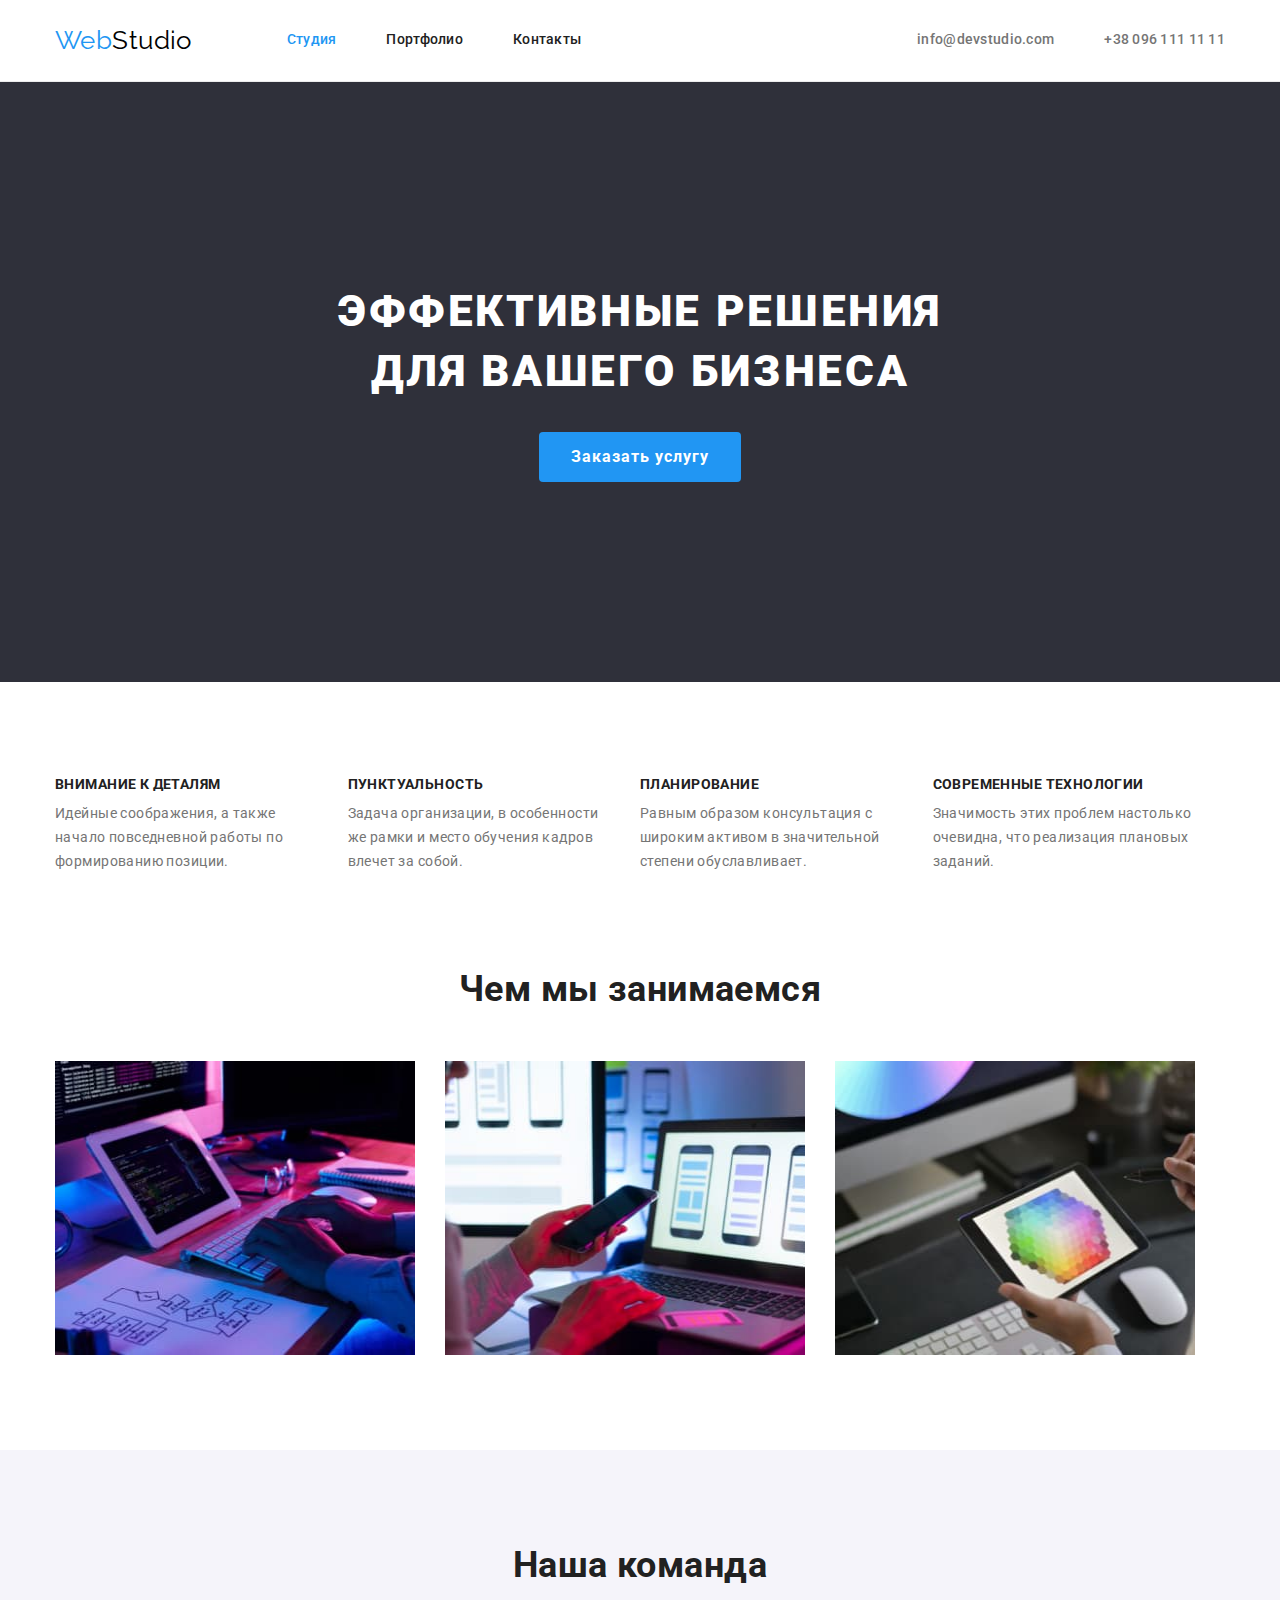
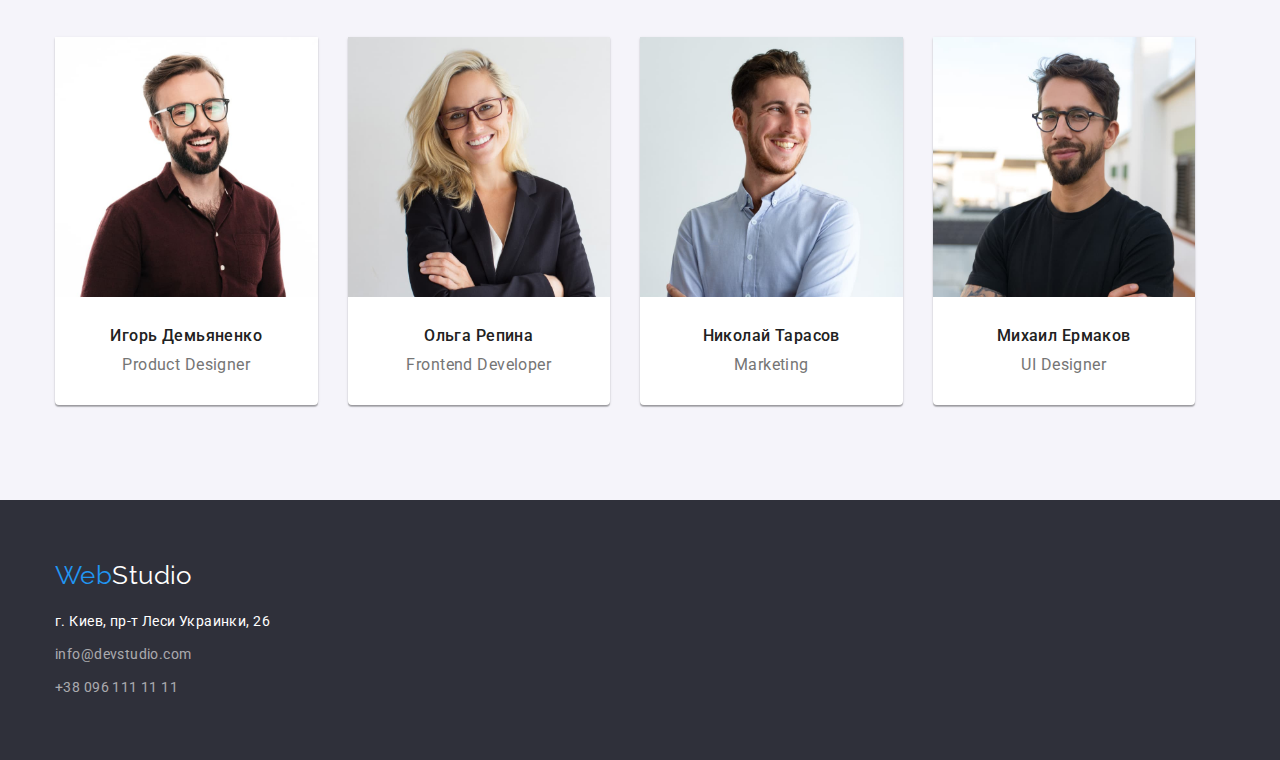
<file: index.html>
<!DOCTYPE html>
<html lang="ru">
  <head>
    <meta charset="UTF-8" />
    <meta http-equiv="X-UA-Compatible" content="IE=edge" />
    <meta name="viewport" content="width=device-width, initial-scale=1.0" />
    <title>Document</title>
    <link rel="preconnect" href="https://fonts.googleapis.com" />
    <link rel="preconnect" href="https://fonts.gstatic.com" crossorigin />
    <link
      href="https://fonts.googleapis.com/css2?family=Raleway:wght@700&family=Roboto:wght@400;500;700;900&display=swap"
      rel="stylesheet"
    />
    <link
      rel="stylesheet"
      href="https://cdnjs.cloudflare.com/ajax/libs/modern-normalize/1.1.0/modern-normalize.min.css"
    />
    <link rel="stylesheet" href="./css/styles.css" />
  </head>
  <body>
    <header class="header">
      <div class="container headers">
        <a href="./index.html" class="logo site"><span class="logo-accent">Web</span>Studio</a>
        <nav class="navigation">
          <ul class="listnone site-nav">
            <li class="item"><a href="./index.html" class="link current">Студия</a></li>
            <li class="item"><a href="./portfolio.html" class="link">Портфолио</a></li>
            <li class="item"><a href="" class="link">Контакты</a></li>
          </ul>
        </nav>
        <ul class="listnone contact">
          <li class="item">
            <a href="mailto:info@devstudio.com" class="link">info@devstudio.com</a>
          </li>
          <li class="item"><a href="tel:+380961111111" class="link">+38 096 111 11 11</a></li>
        </ul>
      </div>
    </header>
    <main>
      <section class="hero">
        <div class="container">
          <h1 class="hero-title">Эффективные решения для вашего бизнеса</h1>
          <button class="hero-button primary">Заказать услугу</button>
        </div>
      </section>
      <section class="section peculiarity">
        <div class="container">
          <h2 class="hiden-title">Особенности</h2>
          <ul class="peculiarity listnone">
            <li class="item">
              <h3 class="title">Внимание к деталям</h3>
              <p class="text">
                Идейные соображения, а также начало повседневной работы по формированию позиции.
              </p>
            </li>
            <li class="item">
              <h3 class="title">Пунктуальность</h3>
              <p class="text">
                Задача организации, в особенности же рамки и место обучения кадров влечет за собой.
              </p>
            </li>
            <li class="item">
              <h3 class="title">Планирование</h3>
              <p class="text">
                Равным образом консультация с широким активом в значительной степени обуславливает.
              </p>
            </li>
            <li class="item">
              <h3 class="title">Современные технологии</h3>
              <p class="text">
                Значимость этих проблем настолько очевидна, что реализация плановых заданий.
              </p>
            </li>
          </ul>
        </div>
      </section>
      <section class="section what">
        <div class="container">
          <h2 class="section-title">Чем мы занимаемся</h2>
          <ul class="listnone what-list">
            <li class="item">
              <img src="./images/img1.jpg" alt="Программирование" width="370" height="294" />
            </li>

            <li class="item">
              <img src="./images/img2.jpg" alt="Адаптивная вёрстка" width="370" height="294" />
            </li>

            <li class="item">
              <img src="./images/img3.jpg" alt="Дизайн" width="370" height="294" />
            </li>
          </ul>
        </div>
      </section>
      <section class="section commands">
        <div class="container">
          <h2 class="section-title">Наша команда</h2>
          <ul class="command listnone">
            <li class="item">
              <img
                class="photo"
                src="./images/photo_demyanenko.jpg"
                alt="Игорь Демьяненко"
                width="270"
                height="260"
              />
              <h3 class="title">Игорь Демьяненко</h3>
              <p class="position">Product Designer</p>
            </li>
            <li class="item">
              <img
                class="photo"
                src="./images/photo_repina.jpg"
                alt="Ольга Репина"
                width="270"
                height="260"
              />
              <h3 class="title">Ольга Репина</h3>
              <p class="position">Frontend Developer</p>
            </li>
            <li class="item">
              <img
                class="photo"
                src="./images/photo_tarasov.jpg"
                alt="Николай Тарасов"
                width="270"
                height="260"
              />
              <h3 class="title">Николай Тарасов</h3>
              <p class="position">Marketing</p>
            </li>
            <li class="item">
              <img
                class="photo"
                src="./images/photo_ermakov.jpg"
                alt="Михаил Ермаков"
                width="270"
                height="260"
              />
              <h3 class="title">Михаил Ермаков</h3>
              <p class="position">UI Designer</p>
            </li>
          </ul>
        </div>
      </section>
    </main>
    <footer class="footer">
      <div class="container">
        <a href="./index.html" class="logo"><span class="logo-accent">Web</span>Studio</a>
        <address class="address">
          <ul class="list listnone">
            <li class="add">
              <a
                href="https://goo.gl/maps/4YWWPyWF16ZQ9Hfj6"
                target="_blank"
                rel="noopener noreferrer"
                class="coords"
                >г. Киев, пр-т Леси Украинки, 26</a
              >
            </li>
            <li class="mail">
              <a href="mailto:info@devstudio.com" class="contact">info@devstudio.com</a>
            </li>
            <li class="tel"><a href="tel:+380961111111" class="contact">+38 096 111 11 11</a></li>
          </ul>
        </address>
      </div>
    </footer>
  </body>
</html>
</file>
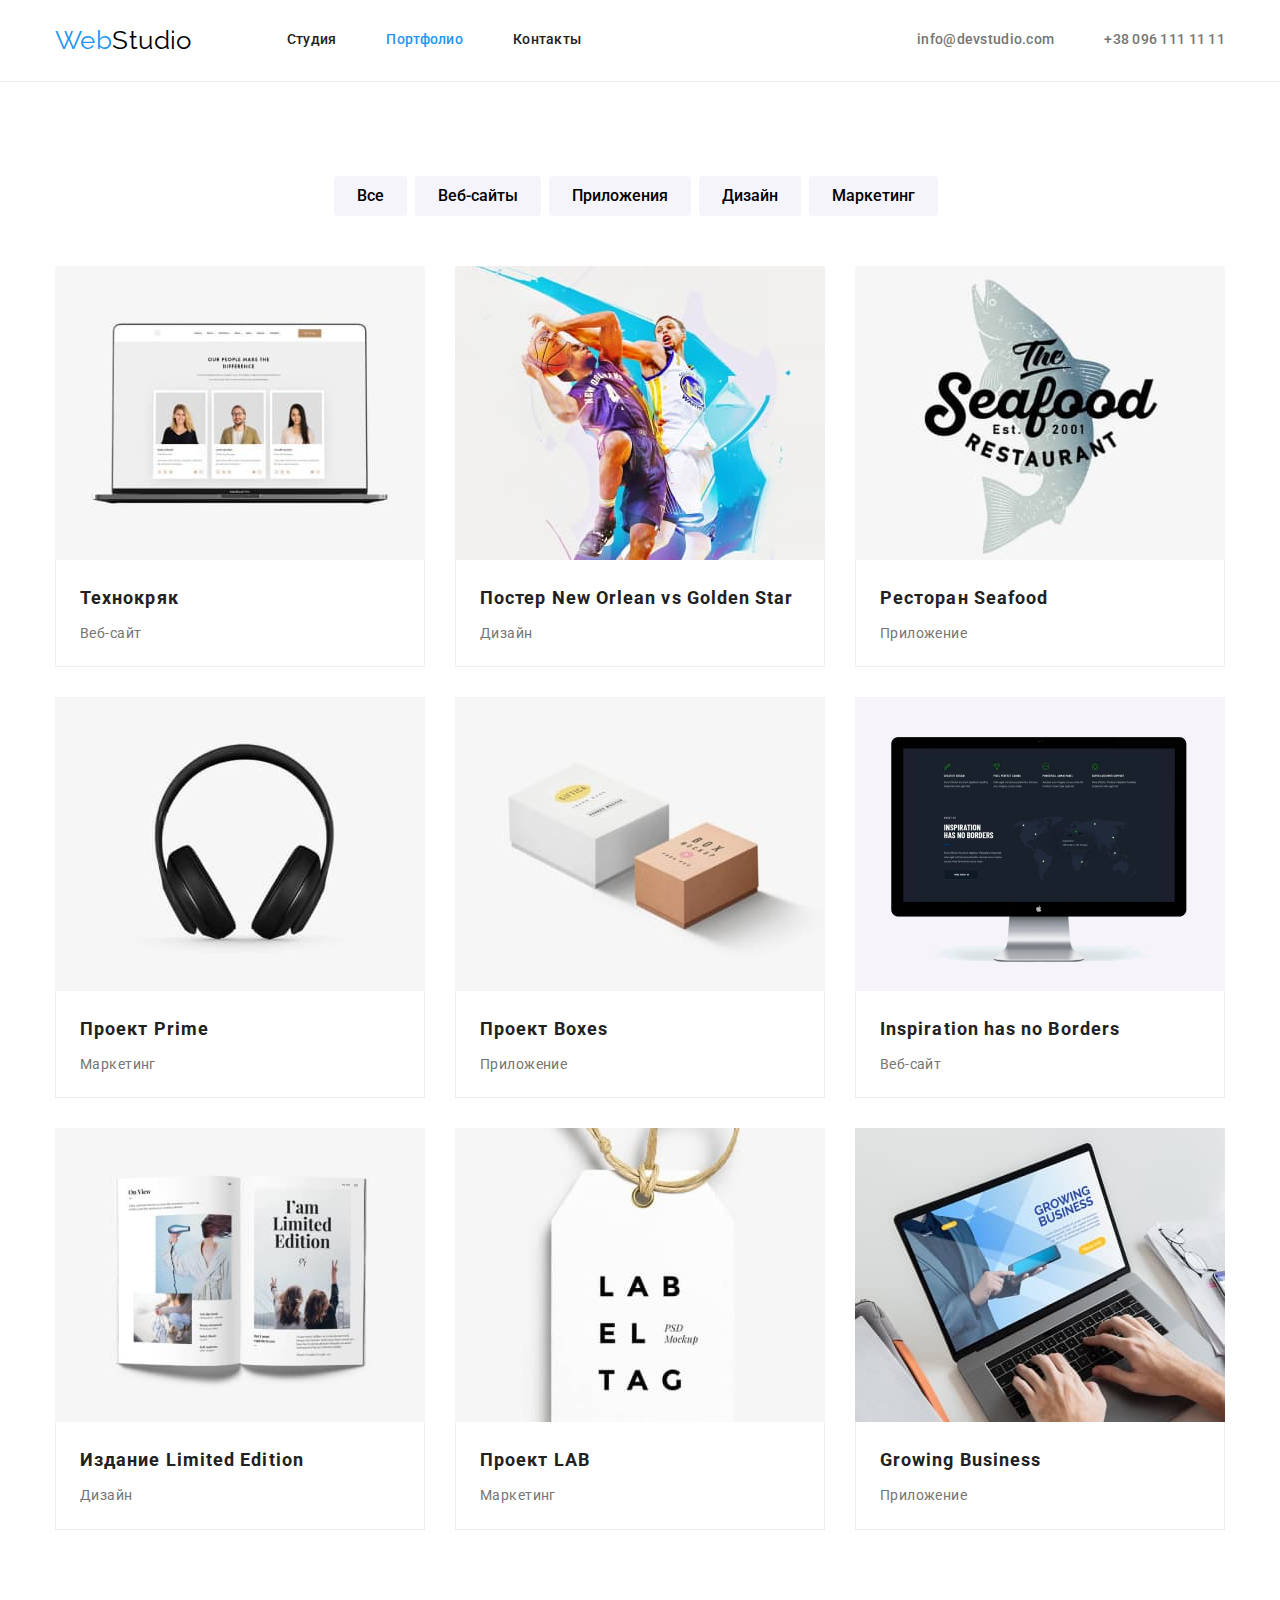
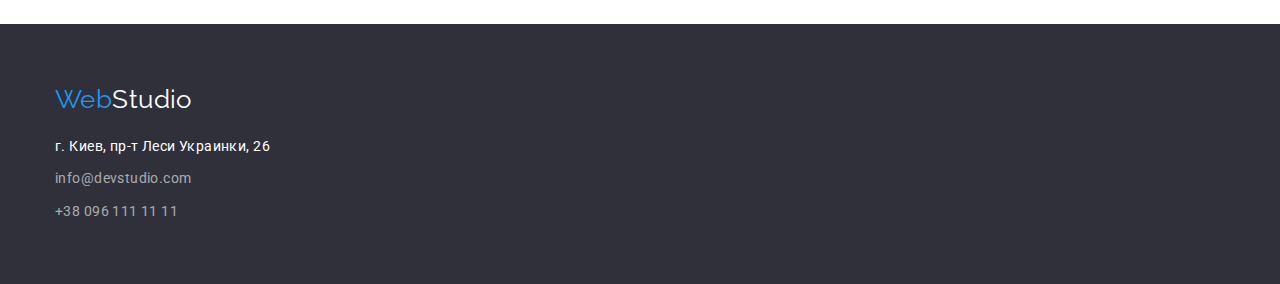
<file: portfolio.html>
<!DOCTYPE html>
<html lang="ru">
  <head>
    <meta charset="UTF-8" />
    <meta http-equiv="X-UA-Compatible" content="IE=edge" />
    <meta name="viewport" content="width=device-width, initial-scale=1.0" />
    <title>Document</title>
    <link rel="preconnect" href="https://fonts.googleapis.com" />
    <link rel="preconnect" href="https://fonts.gstatic.com" crossorigin />
    <link
      href="https://fonts.googleapis.com/css2?family=Raleway:wght@700&family=Roboto:wght@400;500;700;900&display=swap"
      rel="stylesheet"
    />
    <link
      rel="stylesheet"
      href="https://cdnjs.cloudflare.com/ajax/libs/modern-normalize/1.1.0/modern-normalize.min.css"
    />
    <link rel="stylesheet" href="./css/styles.css" />
  </head>
  <body>
    <header class="header">
      <div class="container headers">
        <a href="./index.html" class="logo"><span class="logo-accent">Web</span>Studio</a>
        <nav class="navigation">
          <ul class="listnone site-nav">
            <li class="item"><a href="./index.html" class="link">Студия</a></li>
            <li class="item"><a href="./portfolio.html" class="link current">Портфолио</a></li>
            <li class="item"><a href="" class="link">Контакты</a></li>
          </ul>
        </nav>
        <ul class="listnone contact">
          <li class="item">
            <a href="mailto:info@devstudio.com" class="link">info@devstudio.com</a>
          </li>
          <li class="item"><a href="tel:+380961111111" class="link">+38 096 111 11 11</a></li>
        </ul>
      </div>
    </header>
    <main>
      <section class="portfolio-section">
        <div class="container portfolio">
          <h1 class="hiden-title">Портфолио</h1>

          <ul class="filter listnone">
            <li class="item"><button type="button" class="button">Все</button></li>
            <li class="item"><button type="button" class="button">Веб-сайты</button></li>
            <li class="item"><button type="button" class="button">Приложения</button></li>
            <li class="item"><button type="button" class="button">Дизайн</button></li>
            <li class="item"><button type="button" class="button">Маркетинг</button></li>
          </ul>

          <ul class="portfolio-list listnone">
            <li class="item">
              <a href="" class="link"
                ><img src="./images/macbook.jpg" alt="макбубк" width="370" height="294" />
                <div class="description">
                  <h2 class="title">Технокряк</h2>
                  <p class="technology">Веб-сайт</p>
                </div>
              </a>
            </li>

            <li class="item">
              <a href="" class="link">
                <img src="./images/poster.jpg" alt="постер" width="370" height="294" />
                <div class="description">
                  <h2 class="title">Постер New Orlean vs Golden Star</h2>
                  <p class="technology">Дизайн</p>
                </div>
              </a>
            </li>

            <li class="item">
              <a href="" class="link">
                <img src="./images/seafood.jpg" alt="логотип компании" width="370" height="294" />
                <div class="description">
                  <h2 class="title">Ресторан Seafood</h2>
                  <p class="technology">Приложение</p>
                </div>
              </a>
            </li>

            <li class="item">
              <a href="" class="link">
                <img src="./images/headphones.jpg" alt="наушники" width="370" height="294" />
                <div class="description">
                  <h2 class="title">Проект Prime</h2>
                  <p class="technology">Маркетинг</p>
                </div>
              </a>
            </li>

            <li class="item">
              <a href="" class="link">
                <img src="./images/boxes.jpg" alt="две коробки" width="370" height="294" />
                <div class="description">
                  <h2 class="title">Проект Boxes</h2>
                  <p class="technology">Приложение</p>
                </div>
              </a>
            </li>

            <li class="item">
              <a href="" class="link">
                <img src="./images/mac.jpg" alt="моноблок" width="370" height="294" />
                <div class="description">
                  <h2 class="title">Inspiration has no Borders</h2>
                  <p class="technology">Веб-сайт</p>
                </div>
              </a>
            </li>

            <li class="item">
              <a href="" class="link">
                <img src="./images/book.jpg" alt="книга" width="370" height="294" />
                <div class="description">
                  <h2 class="title">Издание Limited Edition</h2>
                  <p class="technology">Дизайн</p>
                </div>
              </a>
            </li>

            <li class="item">
              <a href="" class="link">
                <img src="./images/label.jpg" alt="бирка" width="370" height="294" />
                <div class="description">
                  <h2 class="title">Проект LAB</h2>
                  <p class="technology">Маркетинг</p>
                </div>
              </a>
            </li>

            <li class="item">
              <a href="" class="link">
                <img src="./images/notebook.jpg" alt="ноутбук" width="370" height="294" />
                <div class="description">
                  <h2 class="title">Growing Business</h2>
                  <p class="technology">Приложение</p>
                </div>
              </a>
            </li>
          </ul>
        </div>
      </section>
    </main>
    <footer class="footer">
      <div class="container">
        <a href="./index.html" class="logo"><span class="logo-accent">Web</span>Studio</a>
        <address class="address">
          <ul class="list listnone">
            <li>
              <a
                href="https://goo.gl/maps/4YWWPyWF16ZQ9Hfj6"
                target="_blank"
                rel="noopener noreferrer"
                class="coords"
                >г. Киев, пр-т Леси Украинки, 26</a
              >
            </li>
            <li class="mail">
              <a href="mailto:info@devstudio.com" class="contact">info@devstudio.com</a>
            </li>
            <li><a href="tel:+380961111111" class="contact">+38 096 111 11 11</a></li>
          </ul>
        </address>
      </div>
    </footer>
  </body>
</html>
</file>
<file: css/styles.css>
/* основний колір тексту #757575 */
/* другорядний колір тексту #212121 */
/* акцент #2196F3 */
/* футер-адресса (тел, мейл) rgba(255, 255, 255, 0.6); */
/* білий #FFFFFF */
/* --portfolio-bg-color: #e5e5e5; */

:root {
  --primary-fontcolor: #757575;
  --primary-fontsize: 14px;
  --primary-bg-color: #f5f4fa;
  --sec-fontcolor: #212121;
  --accent-color: #2196f3;
  --color-white: #ffffff;
  --color-black: #000000;
  --footer-bg-color: #2f303a;
  --address-contact-color: rgba(255, 255, 255, 0.6);
  --hero-button-hover: #188ce8;
}

body {
  background-color: var(--color-white);
  color: var(--primary-fontcolor);

  font-size: var(--primary-fontsize);
  font-family: Roboto, sans-serif;
  letter-spacing: 0.03em;
}
h1,
h2,
h3,
h4,
p,
ul {
  margin-bottom: 0;
  margin-top: 0;
}

img {
  display: block;
  max-width: 100%;
}

.container {
  width: 1200px;
  margin-left: auto;
  margin-right: auto;
  padding-left: 15px;
  padding-right: 15px;
}

.header {
  padding-bottom: 25px;
  padding-top: 25px;
  background-color: var(--color-white);
  border-bottom: 1px solid #ececec;
}

.headers {
  display: flex;
  align-items: center;
}

.hiden-title {
  display: none;
}

.site-nav .link.current {
  color: var(--accent-color);
}

.listnone {
  list-style: none;
  padding: 0;
  margin: 0;
}

.logo {
  color: var(--color-black);
  text-decoration: none;
  font-family: Raleway, cursive;
  font-size: 26px;
  line-height: 1.19;
}

.header .logo {
  margin-right: 95px;
}

.logo-accent {
  color: var(--accent-color);
}

.site-nav {
  display: flex;

  font-weight: 500;
  line-height: 1.14;
  letter-spacing: 0.02em;
}

.site-nav .item {
  margin-right: 50px;
}

.site-nav .item:last-child {
  margin-right: 0;
}

.contact {
  margin-left: auto;
}

.contact .item {
  margin-right: 50px;
}

.contact .item:last-child {
  margin-right: 0;
}

.site-nav .link {
  color: var(--sec-fontcolor);
  text-decoration: none;
}

.navigation .link {
  padding-top: 32px;
  padding-bottom: 32px;
}

.contact .link {
  padding-top: 32px;
  padding-bottom: 32px;
}

.header .contact {
  display: flex;

  font-weight: 500;
  line-height: 1.14;
  letter-spacing: 0.02em;
}

.hero {
  text-align: center;
  padding-top: 200px;
  padding-bottom: 200px;
}

.hero-title {
  color: var(--color-white);

  font-weight: 900;
  font-size: 44px;
  line-height: 1.36;
  letter-spacing: 0.06em;
  text-align: center;
  text-transform: uppercase;

  width: 696px;
  margin-bottom: 30px;
  margin-left: auto;
  margin-right: auto;
}

.button {
  display: inline-block;
  border: 1px solid transparent;
  font-family: inherit;
  cursor: pointer;
  border-radius: 4px;
}

.hero-button {
  display: inline-block;
  padding: 10px 32px;
  margin-left: auto;
  margin-right: auto;

  background-color: var(--accent-color);
  color: var(--color-white);

  font-weight: 700;
  font-size: 16px;
  line-height: 1.87;
  letter-spacing: 0.06em;
  border-radius: 4px;

  min-width: 200px;
  border: none;
  cursor: pointer;
}

.hero-button:hover {
  background-color: var(--hero-button-hover);
}

.button.primary {
  background-color: var(--accent-color);
  color: var(--color-white);
  /* border: var(--color-white); */
}

.button.secondary {
  background-color: var(--color-white);
  color: var(--sec-fontcolor);
  border: none;
}

/* portfolio filter */

.filter {
  display: flex;
  justify-content: center;

  margin-bottom: 50px;
}

.filter .button {
  font-weight: 500;
  font-size: 16px;
  line-height: 1.62;
  margin-right: 8px;
  padding: 6px 22px;
  background-color: var(--primary-bg-color);
}

/* Page title */
.section-title {
  font-weight: 700;
  font-size: 36px;
  line-height: 1.16;
  text-align: center;

  margin-bottom: 50px;
}

/* особенности */

.peculiarity {
  display: flex;
  flex-wrap: wrap;
}
.peculiarity .item {
  margin-right: 30px;
  flex-basis: calc(100% / 4 - 30px);
}

.peculiarity .item:nth-child(4) {
  margin-right: 0;
}

.section.peculiarity {
  padding-top: 95px;
  padding-bottom: 95px;
}

.peculiarity .title {
  font-size: 14px;
  font-weight: 700;
  line-height: 1.14;
  text-transform: uppercase;

  margin-bottom: 10px;
}

.peculiarity .text {
  line-height: 1.71;
}

.section.what {
  padding-bottom: 95px;
}

.what-list {
  display: flex;
  flex-wrap: wrap;
}

.what-list .item {
  flex-wrap: wrap;
  width: calc(100% / 3 - 30px);
  margin-right: 30px;
}

.what-list .item:nth-child(3) {
  margin-right: 0;
}
.contact .link,
.portfolio-list .link {
  color: var(--primary-fontcolor);
  text-decoration: none;
}

/* Наша команда */
.section.commands {
  padding-top: 95px;
  padding-bottom: 95px;
  background-color: var(--primary-bg-color);
}

.command {
  display: flex;
}

.command .photo {
  display: block;
}

.command .item {
  background-color: var(--color-white);
  box-shadow: 0px 1px 3px rgba(0, 0, 0, 0.12), 0px 1px 1px rgba(0, 0, 0, 0.14),
    0px 2px 1px rgba(0, 0, 0, 0.2);
  border-radius: 0px 0px 4px 4px;

  flex-wrap: wrap;
  flex-basis: calc(100% / 4 - 30px);
  margin-right: 30px;
  text-align: center;
}

.command .item:nth-child(4) {
  margin-right: 0;
}

.command .title {
  font-weight: 500;
  font-size: 16px;
  line-height: 1.18;

  margin-top: 30px;
  margin-bottom: 10px;
}

.command .position {
  font-size: 16px;
  line-height: 1.18;
  margin-bottom: 30px;
}

/* портфолио */

.portfolio-list {
  display: flex;
  flex-wrap: wrap;
  margin: -15px -15px;
}
.portfolio-list .title {
  font-weight: 700;
  font-size: 18px;
  line-height: 2;
  letter-spacing: 0.06em;

  margin-bottom: 4px;
}

.portfolio-list > .item {
  flex-basis: calc((100% - 90px) / 3);
  margin: 15px 15px;
  /* outline: 1px solid tomato; */
}

.description {
  padding: 20px 24px;
  border-left: 1px solid #eeeeee;
  border-right: 1px solid #eeeeee;
  border-bottom: 1px solid #eeeeee;
}

.portfolio-list .technology {
  line-height: 1.875;
}

.portfolio-section {
  padding-top: 94px;
  padding-bottom: 94px;
}

.site-nav .link:hover,
.contact .link:hover,
.contact .link:focus,
.site-nav .link:focus,
.address .coords:hover,
.address .contact:hover,
.address .coords:focus,
.address .contact:focus {
  color: var(--accent-color);
}

.filter .button:hover,
.filter .button:focus {
  background-color: var(--accent-color);
  color: var(--color-white);
}

.section-title,
.peculiarity .title,
.command .title,
.portfolio-list .title {
  color: var(--sec-fontcolor);
}

.footer {
  padding-top: 60px;
  padding-bottom: 60px;
}

.footer,
.hero {
  background-color: var(--footer-bg-color);
}

.footer .logo {
  display: inline-block;
  color: var(--color-white);

  margin-bottom: 20px;
}

.address a {
  display: inline-block;
  text-decoration: none;
}

.address .coords {
  color: var(--color-white);
  font-family: 'Roboto';
  font-style: normal;
  line-height: 1.71;
}

.address .contact {
  color: var(--address-contact-color);
  font-family: 'Roboto';
  font-style: normal;
  line-height: 1.71;
}

.mail {
  margin-top: 9px;
  margin-bottom: 9px;
}
</file>
